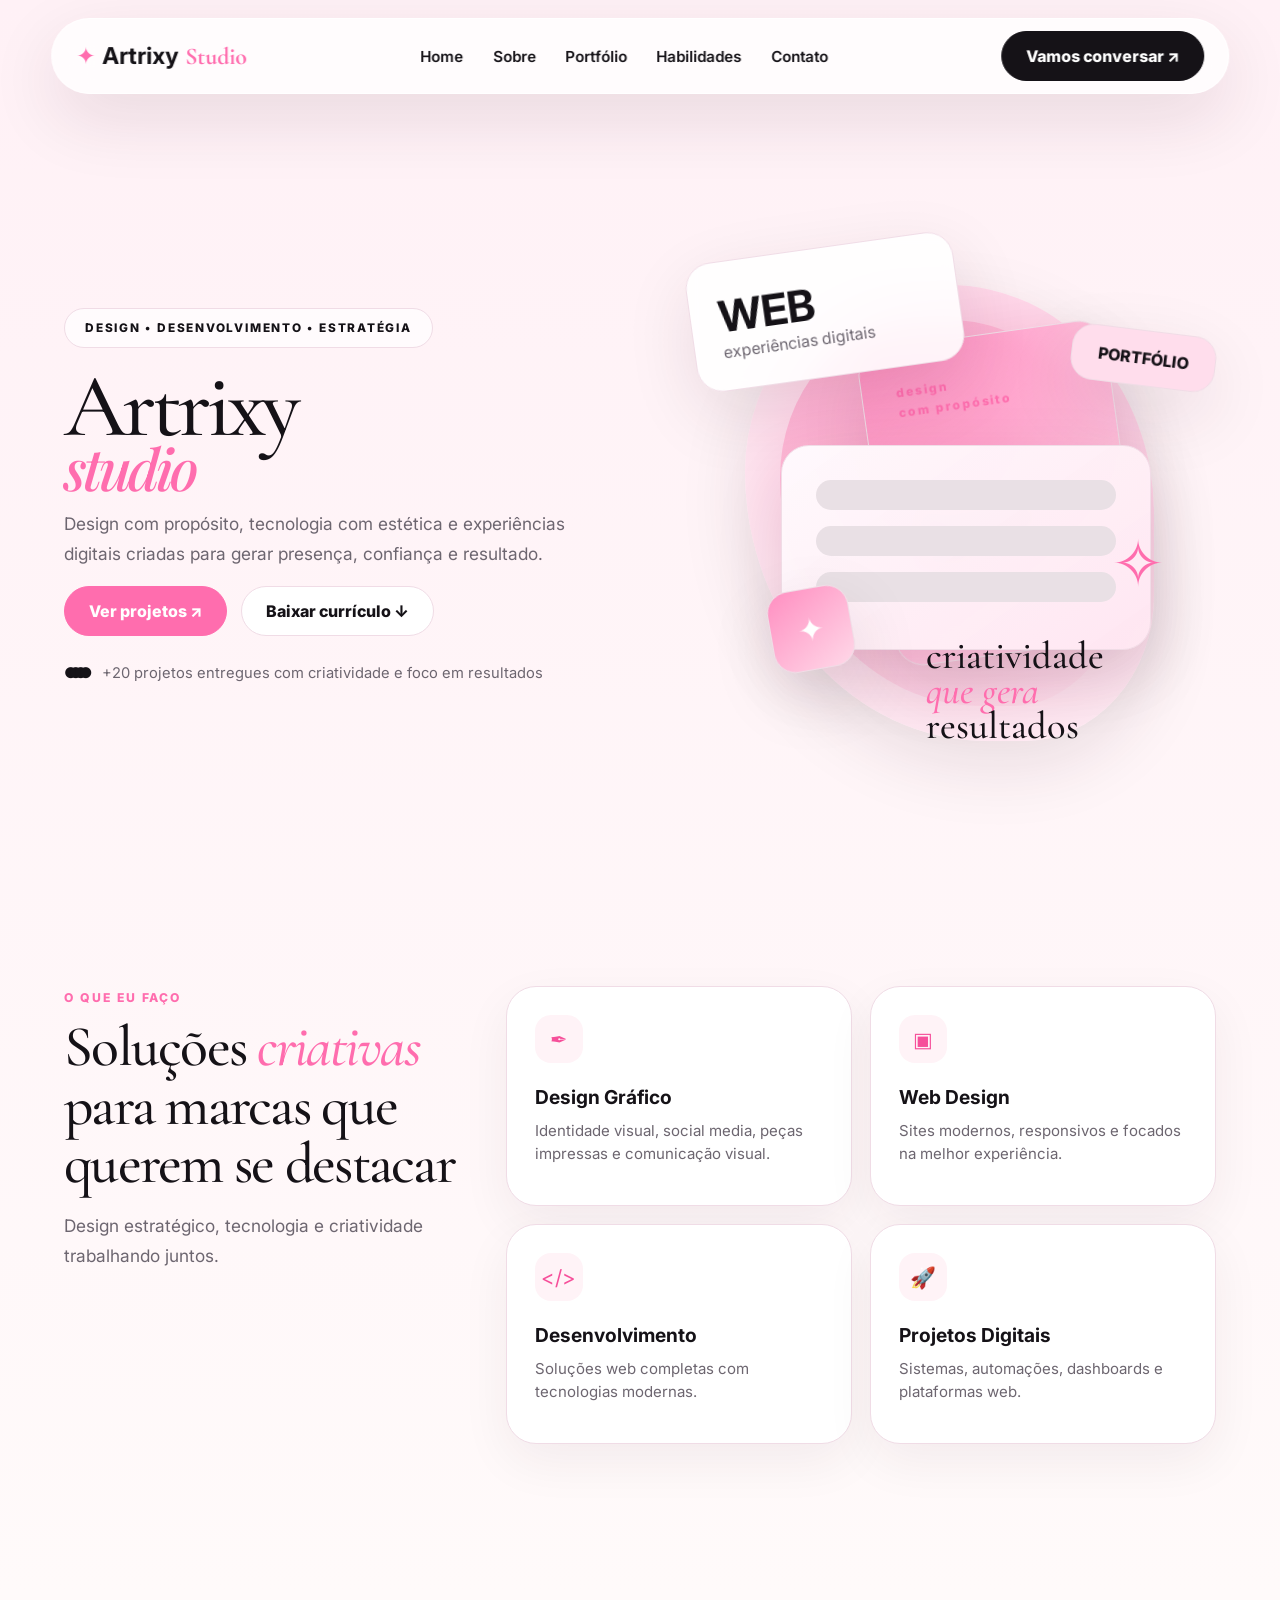
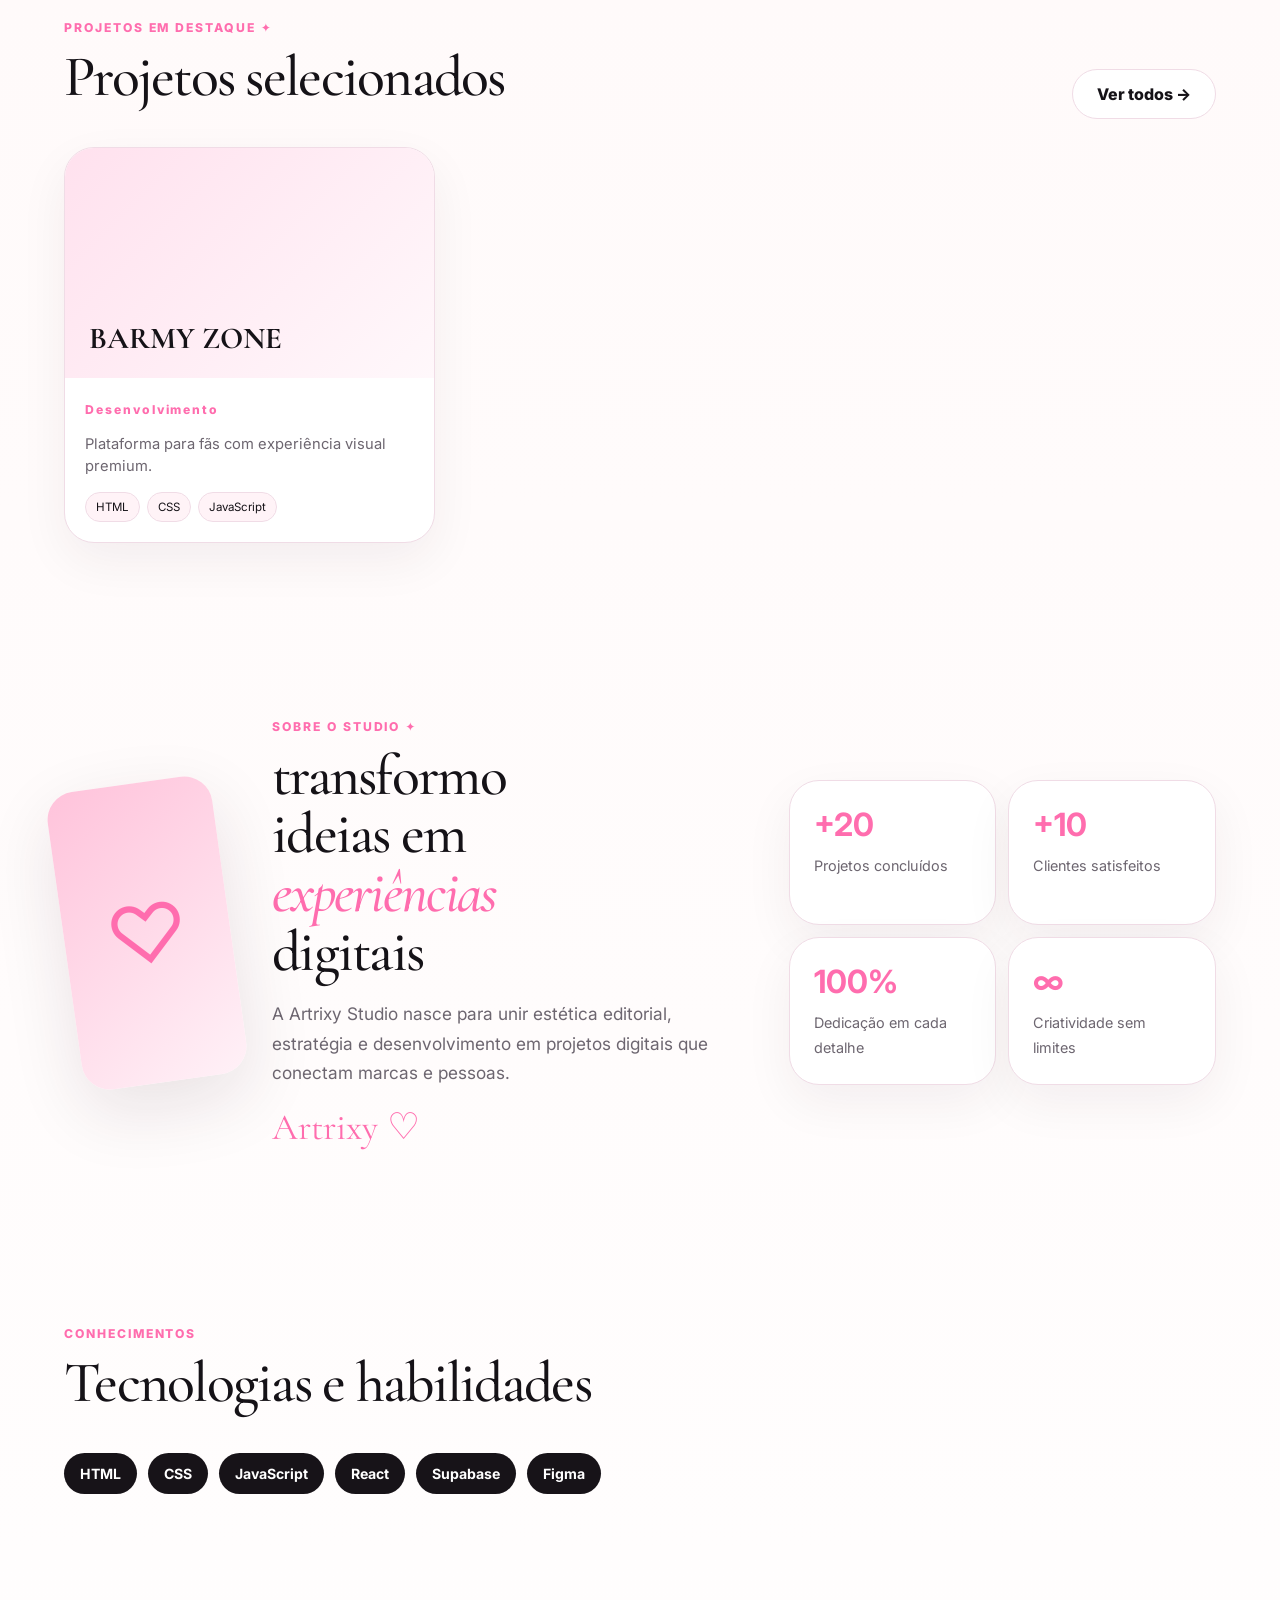
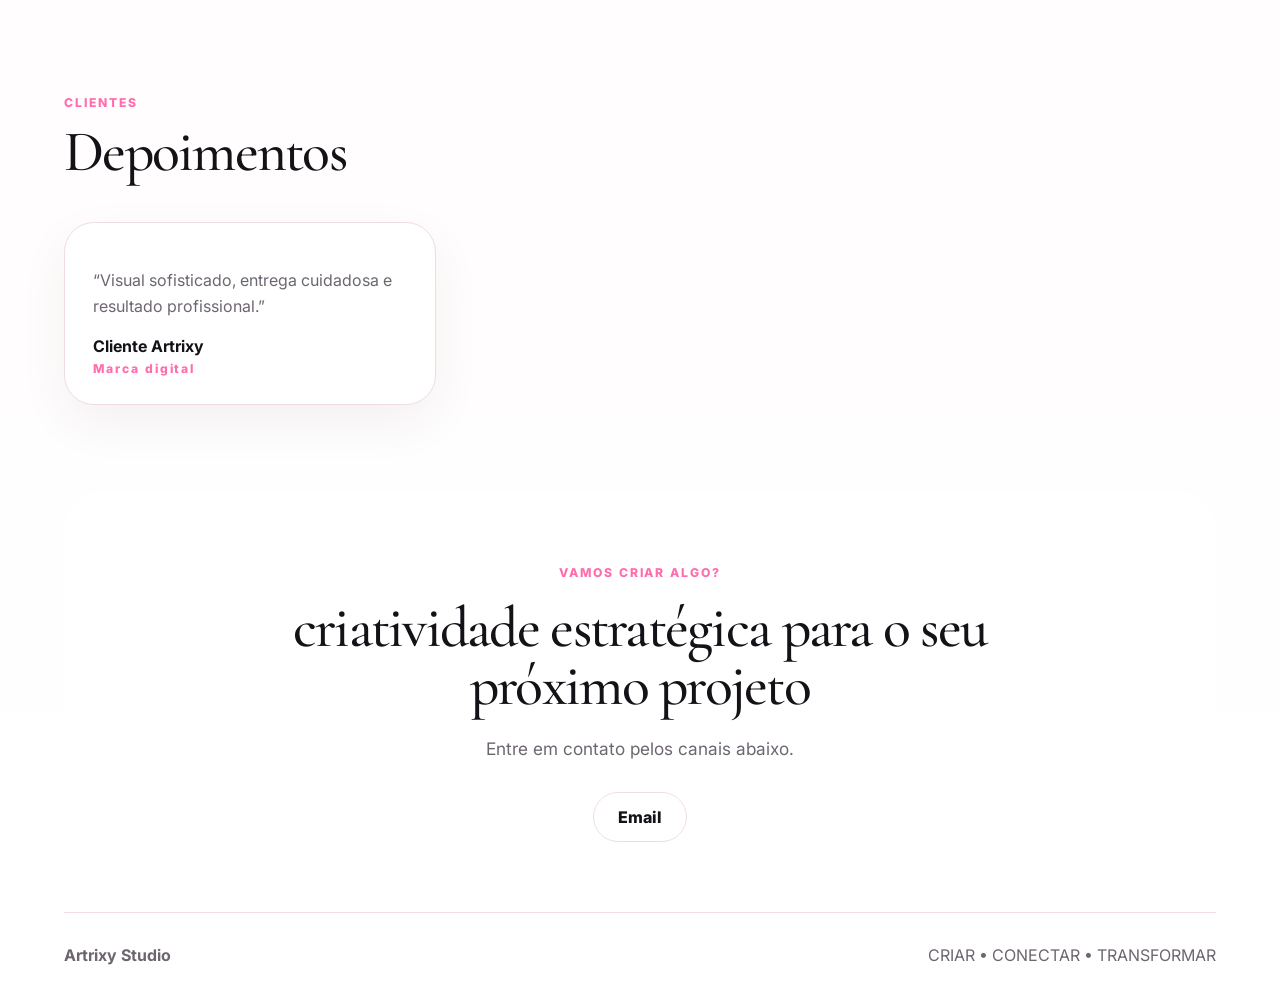
<file: index.html>
<!doctype html>
<html lang="pt-BR" class="site-loading">
<head>
  <meta charset="UTF-8">
  <meta name="viewport" content="width=device-width,initial-scale=1,viewport-fit=cover">
  <title>Artrixy Studio — Portfólio Profissional</title>
  <meta name="description" content="Design, desenvolvimento e experiências digitais com estética premium.">
  <meta name="theme-color" content="#fff3f7">
  <link rel="icon" href="assets/favicon.svg">
  <link rel="preconnect" href="https://fonts.googleapis.com">
  <link rel="preconnect" href="https://fonts.gstatic.com" crossorigin>
  <link rel="preload" as="style" href="https://fonts.googleapis.com/css2?family=Cormorant+Garamond:ital,wght@0,500;0,700;1,600&family=Inter:wght@400;500;600;700;800&family=Playfair+Display:ital,wght@1,700&display=swap" onload="this.onload=null;this.rel='stylesheet'">
  <noscript><link href="https://fonts.googleapis.com/css2?family=Cormorant+Garamond:ital,wght@0,500;0,700;1,600&family=Inter:wght@400;500;600;700;800&family=Playfair+Display:ital,wght@1,700&display=swap" rel="stylesheet"></noscript>
  <link rel="stylesheet" href="style.css">
</head>
<body><div class="site-loader" id="siteLoader" role="status" aria-live="polite"><div class="site-loader-inner"><div class="site-loader-mark">Artrixy <em>Studio</em></div><div class="site-loader-line"></div><p>Preparando o portfólio</p></div></div><div class="site-shell" id="siteShell">
  <header class="nav glass">
    <a class="logo" href="#home"><span>✦</span><b id="brandName">Artrixy</b><small>Studio</small></a>
    <button class="menu-toggle" aria-label="Abrir menu" aria-expanded="false">☰</button>
    <nav><a href="#home">Home</a><a href="#sobre">Sobre</a><a href="portfolio.html">Portfólio</a><a href="#habilidades">Habilidades</a><a href="#contato">Contato</a></nav>
    <a class="btn dark nav-cta" id="navWhatsapp" target="_blank" rel="noopener">Vamos conversar ↗</a>
  </header>
  <main id="home">
    <section class="hero section">
      <div class="hero-copy reveal">
        <div class="pill" id="heroEyebrow">DESIGN • DESENVOLVIMENTO • ESTRATÉGIA</div>
        <h1><span id="heroTitle">Artrixy</span><em id="heroAccent">studio</em></h1>
        <p id="heroDescription">Design com propósito, tecnologia com estética e experiências digitais criadas para gerar presença, confiança e resultado.</p>
        <div class="actions"><a class="btn pink" href="portfolio.html">Ver projetos ↗</a><a class="btn light" id="resumeBtn" target="_blank" rel="noopener">Baixar currículo ↓</a></div>
        <div class="mini-proof"><span class="proof-dots">● ● ● ●</span><span id="proofText">+20 projetos entregues com criatividade e foco em resultados</span></div>
      </div>
      <div class="hero-art reveal" aria-hidden="true"><div class="organic"></div><div class="card editorial-card"><small>design<br>com propósito</small><b>Artrixy</b><span>STUDIO ✦</span></div><div class="card web-card"><b>WEB</b><span>experiências digitais</span></div><div class="sticker top">PORTFÓLIO</div><div class="browser-card"><span></span><span></span><span></span><i>✧</i></div><div class="sticker side">✦</div><h2>criatividade<br><em>que gera</em><br>resultados</h2></div>
    </section>
    <section id="solucoes" class="section split">
      <div class="section-title reveal"><small id="servicesEyebrow">O QUE EU FAÇO</small><h2 id="servicesTitle">Soluções <em>criativas</em><br>para marcas que querem se destacar</h2><p id="servicesDescription">Design estratégico, tecnologia e criatividade trabalhando juntos.</p></div>
      <div class="service-grid" id="servicesGrid"></div>
    </section>
    <section id="portfolio" class="section portfolio-strip">
      <div class="row-head"><div><small>PROJETOS EM DESTAQUE ✦</small><h2 id="projectsTitle">Projetos selecionados</h2></div><a class="btn light" href="portfolio.html">Ver todos →</a></div>
      <div class="project-row" id="featuredProjects"></div>
    </section>
    <section id="sobre" class="section magazine">
      <div class="paper pink-paper">♡</div><div><small>SOBRE O STUDIO ✦</small><h2 id="aboutTitle">transformo<br>ideias em<br><em>experiências</em><br>digitais</h2><p id="aboutText"></p><span class="signature" id="signatureText">Artrixy ♡</span></div><div class="stats-grid" id="statsGrid"></div>
    </section>
    <section id="experiencias" class="section optional-section hidden-section"><div class="row-head"><div><small>TRAJETÓRIA</small><h2>Experiências</h2></div></div><div class="timeline" id="experienceList"></div></section>
    <section id="habilidades" class="section skills-section"><div class="row-head"><div><small>CONHECIMENTOS</small><h2 id="skillsTitle">Tecnologias e habilidades</h2></div></div><div class="tech-grid" id="techGrid"></div><div class="skill-list" id="skillList"></div></section>
    <section class="section testimonials"><div class="row-head"><div><small>CLIENTES</small><h2>Depoimentos</h2></div></div><div class="testimonial-grid" id="testimonialGrid"></div></section>
    <section id="contato" class="section contact glass"><small>VAMOS CRIAR ALGO?</small><h2 id="contactTitle">criatividade estratégica para o seu próximo projeto</h2><p id="contactDescription">Entre em contato pelos canais abaixo.</p><div class="contact-links" id="contactLinks"></div></section>
  </main>
  <footer><b id="footerBrand">Artrixy Studio</b><span id="footerText">CRIAR • CONECTAR • TRANSFORMAR</span></footer>
  </div><script type="module" src="app.js"></script>
</body></html>
</file>
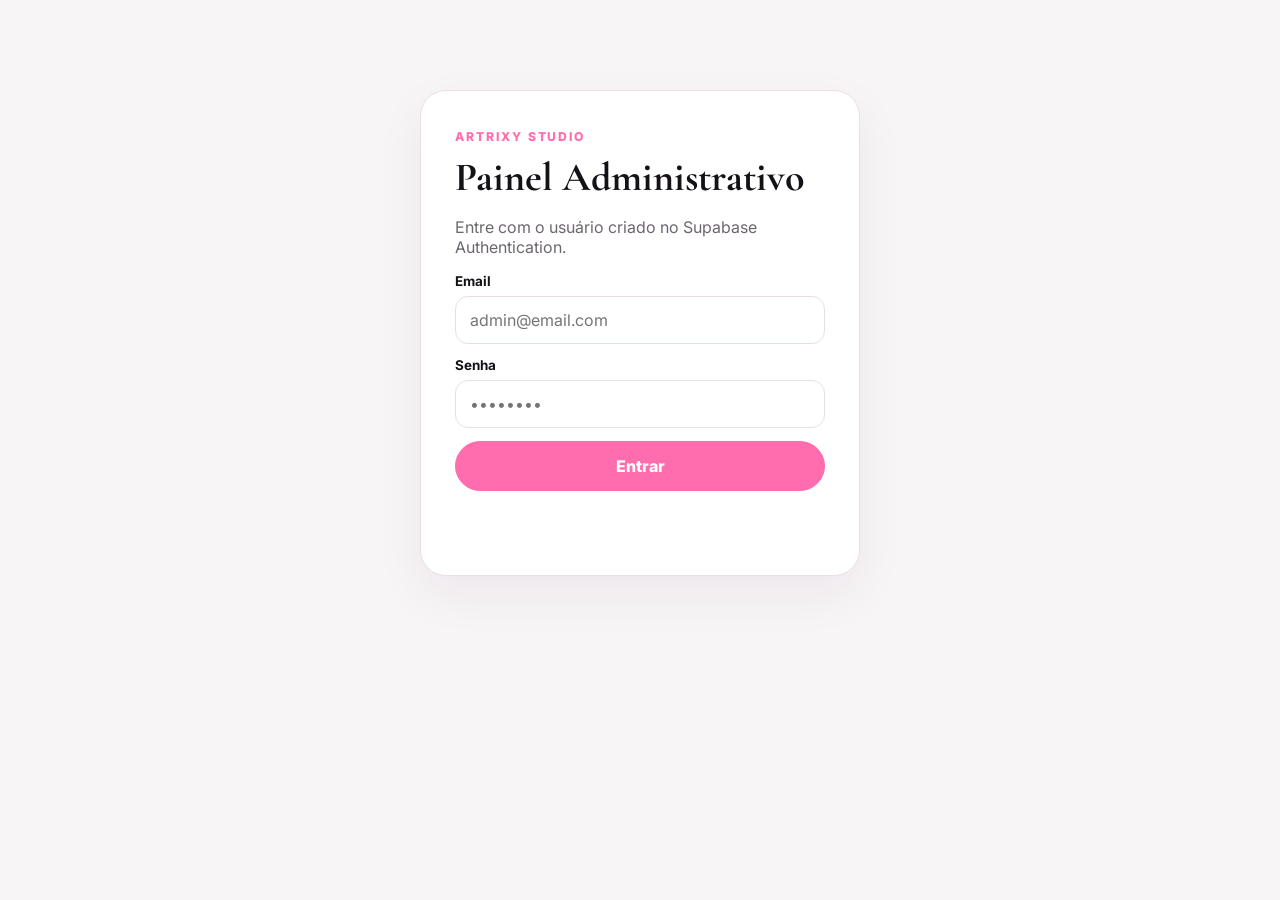
<file: admin.html>
<!doctype html><html lang="pt-BR"><head><meta charset="UTF-8"><meta name="viewport" content="width=device-width,initial-scale=1,viewport-fit=cover"><title>Painel ADM — Artrixy Studio</title><link rel="icon" href="assets/favicon.svg"><link rel="preconnect" href="https://fonts.googleapis.com"><link rel="preconnect" href="https://fonts.gstatic.com" crossorigin><link href="https://fonts.googleapis.com/css2?family=Cormorant+Garamond:wght@600;700&family=Inter:wght@400;500;600;700;800&display=swap" rel="stylesheet"><link rel="stylesheet" href="style.css"></head><body class="admin-body"><main class="admin-wrap"><section id="loginPanel" class="admin-card login-box"><span class="admin-kicker">ARTRIXY STUDIO</span><h1>Painel Administrativo</h1><p>Entre com o usuário criado no Supabase Authentication.</p><div class="field"><label for="loginEmail">Email</label><input id="loginEmail" type="email" autocomplete="username" placeholder="admin@email.com"></div><div class="field"><label for="loginPassword">Senha</label><input id="loginPassword" type="password" autocomplete="current-password" placeholder="••••••••"></div><button class="btn pink full" id="loginBtn">Entrar</button><p class="form-message" id="loginMsg"></p></section><section id="adminPanel" class="hidden"><div class="admin-topbar"><div><span class="admin-kicker">ARTRIXY STUDIO</span><h1>Painel Administrativo</h1><p>Gerencie conteúdo, imagens, SEO, projetos e mensagens.</p></div><div class="admin-actions"><a class="btn light" href="index.html" target="_blank">Ver site ↗</a><button class="btn dark" id="logoutBtn">Sair</button></div></div><div class="admin-layout"><aside class="admin-sidebar admin-card"><button class="admin-mobile-toggle">Menu do painel ☰</button><nav class="admin-menu"><button data-tab="dashboard" class="active">Visão geral</button><button data-tab="settings">Site e SEO</button><button data-tab="projects">Projetos</button><button data-tab="services">Soluções</button><button data-tab="statistics">Estatísticas</button><button data-tab="technologies">Tecnologias</button><button data-tab="skills">Habilidades</button><button data-tab="experiences">Experiências</button><button data-tab="testimonials">Depoimentos</button><button data-tab="social_links">Redes sociais</button><button data-tab="clients">Clientes</button><button data-tab="contacts">Mensagens</button><button data-tab="media">Biblioteca de mídia</button></nav></aside><section class="admin-card admin-content"><div id="adminContent"></div></section></div></section></main><div id="toast" class="toast" role="status"></div><script type="module" src="admin.js"></script></body></html>
</file>
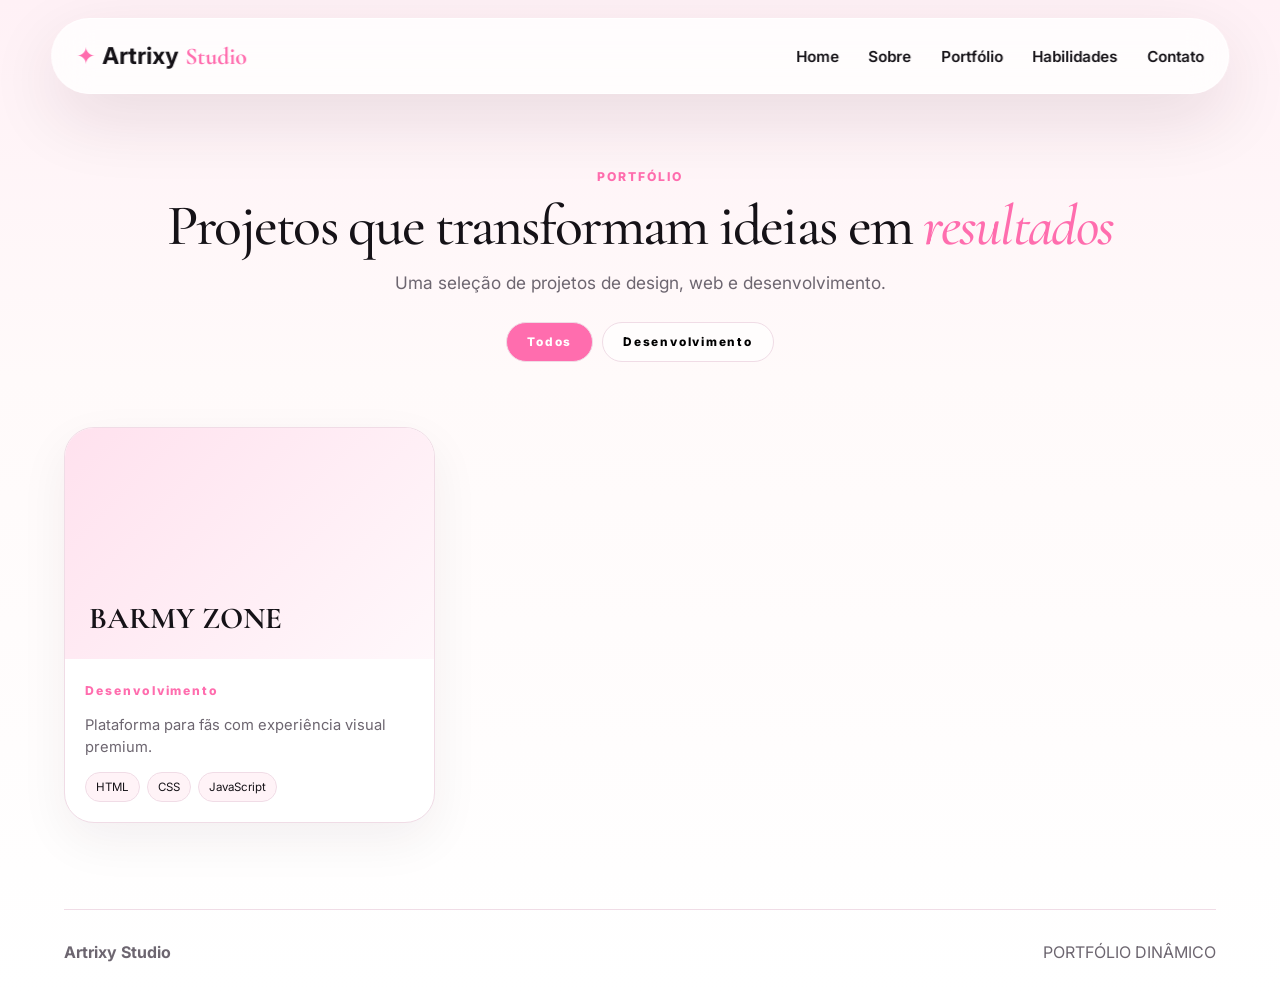
<file: portfolio.html>
<!doctype html><html lang="pt-BR" class="site-loading"><head><meta charset="UTF-8"><meta name="viewport" content="width=device-width,initial-scale=1,viewport-fit=cover"><title>Portfólio — Artrixy Studio</title><meta name="theme-color" content="#fff3f7"><link rel="icon" href="assets/favicon.svg"><link rel="preconnect" href="https://fonts.googleapis.com"><link rel="preconnect" href="https://fonts.gstatic.com" crossorigin><link rel="preload" as="style" href="https://fonts.googleapis.com/css2?family=Cormorant+Garamond:ital,wght@0,500;0,700;1,600&family=Inter:wght@400;500;600;700;800&family=Playfair+Display:ital,wght@1,700&display=swap" onload="this.onload=null;this.rel='stylesheet'">
  <noscript><link href="https://fonts.googleapis.com/css2?family=Cormorant+Garamond:ital,wght@0,500;0,700;1,600&family=Inter:wght@400;500;600;700;800&family=Playfair+Display:ital,wght@1,700&display=swap" rel="stylesheet"></noscript><link rel="stylesheet" href="style.css"></head><body><div class="site-loader" id="siteLoader" role="status" aria-live="polite"><div class="site-loader-inner"><div class="site-loader-mark">Artrixy <em>Studio</em></div><div class="site-loader-line"></div><p>Preparando o portfólio</p></div></div><div class="site-shell" id="siteShell"><header class="nav glass"><a class="logo" href="index.html"><span>✦</span><b>Artrixy</b><small>Studio</small></a><button class="menu-toggle" aria-label="Abrir menu">☰</button><nav><a href="index.html">Home</a><a href="index.html#sobre">Sobre</a><a href="portfolio.html">Portfólio</a><a href="index.html#habilidades">Habilidades</a><a href="index.html#contato">Contato</a></nav></header><main><section class="page-hero section"><small>PORTFÓLIO</small><h1 id="portfolioPageTitle">Projetos que transformam ideias em <em>resultados</em></h1><p id="portfolioPageDescription">Uma seleção de projetos de design, web e desenvolvimento.</p><div class="filters" id="categoryFilters"></div></section><section class="section portfolio-list-section"><div class="portfolio-grid" id="portfolioGrid"></div><div class="empty-state hidden" id="emptyProjects">Nenhum projeto nesta categoria.</div></section></main><footer><b>Artrixy Studio</b><span>PORTFÓLIO DINÂMICO</span></footer></div><script type="module" src="app.js"></script></body></html>
</file>
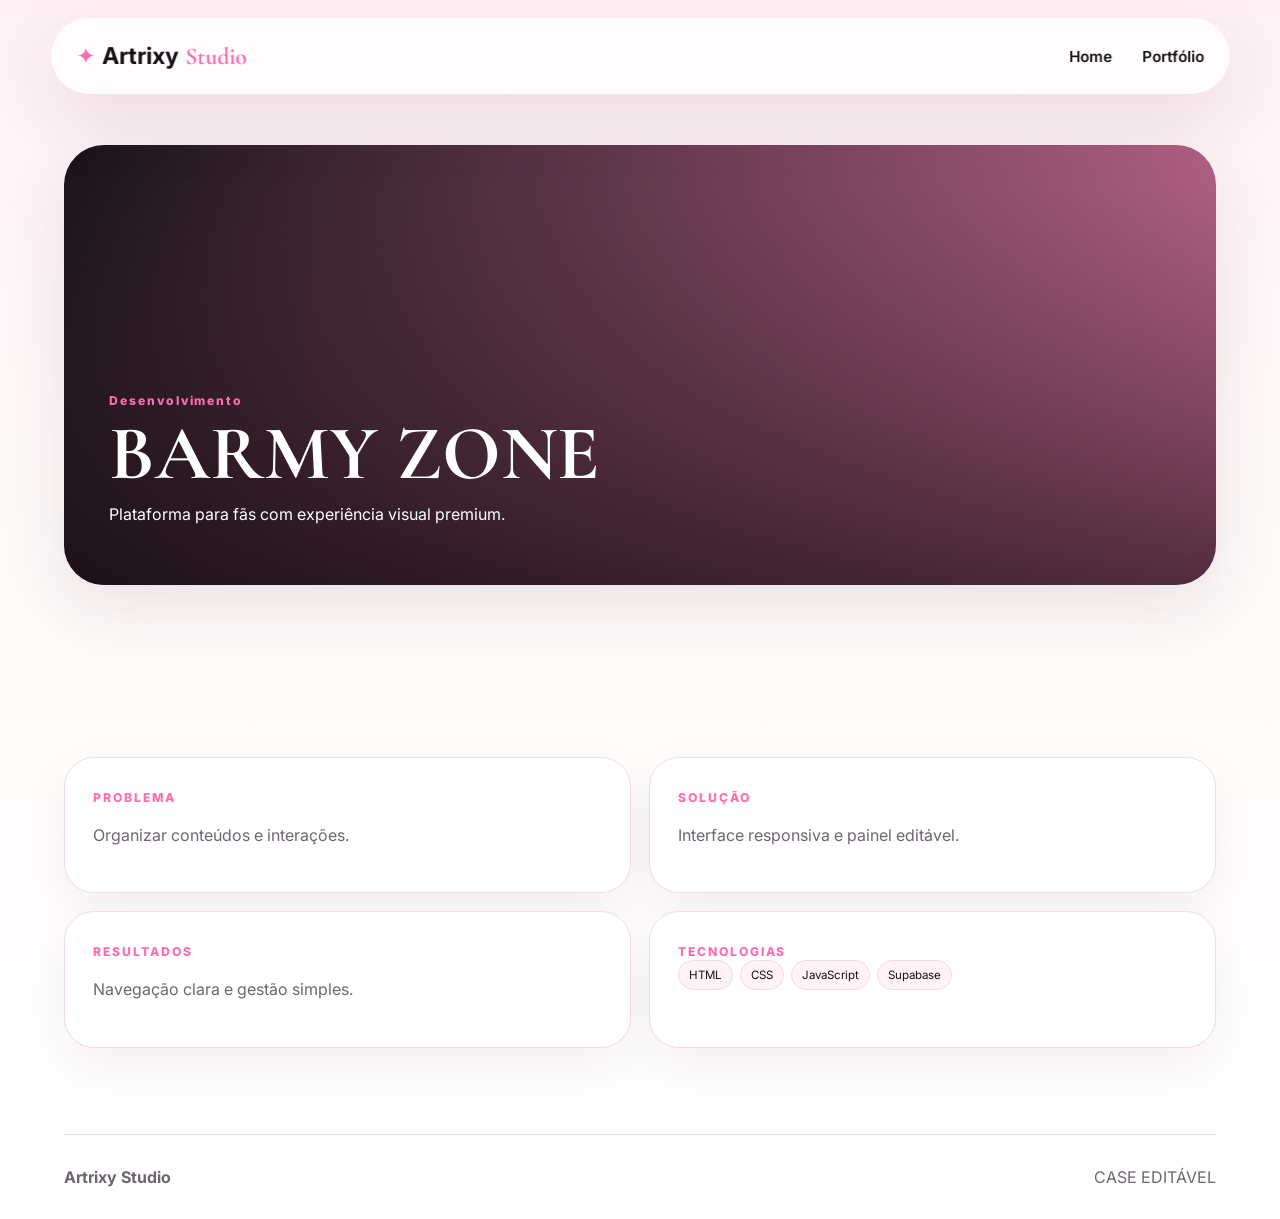
<file: projeto.html>
<!doctype html><html lang="pt-BR" class="site-loading"><head><meta charset="UTF-8"><meta name="viewport" content="width=device-width,initial-scale=1,viewport-fit=cover"><title>Projeto — Artrixy Studio</title><meta name="theme-color" content="#fff3f7"><link rel="icon" href="assets/favicon.svg"><link rel="preconnect" href="https://fonts.googleapis.com"><link rel="preconnect" href="https://fonts.gstatic.com" crossorigin><link rel="preload" as="style" href="https://fonts.googleapis.com/css2?family=Cormorant+Garamond:ital,wght@0,500;0,700;1,600&family=Inter:wght@400;500;600;700;800&family=Playfair+Display:ital,wght@1,700&display=swap" onload="this.onload=null;this.rel='stylesheet'">
  <noscript><link href="https://fonts.googleapis.com/css2?family=Cormorant+Garamond:ital,wght@0,500;0,700;1,600&family=Inter:wght@400;500;600;700;800&family=Playfair+Display:ital,wght@1,700&display=swap" rel="stylesheet"></noscript><link rel="stylesheet" href="style.css"></head><body><div class="site-loader" id="siteLoader" role="status" aria-live="polite"><div class="site-loader-inner"><div class="site-loader-mark">Artrixy <em>Studio</em></div><div class="site-loader-line"></div><p>Preparando o portfólio</p></div></div><div class="site-shell" id="siteShell"><header class="nav glass"><a class="logo" href="index.html"><span>✦</span><b>Artrixy</b><small>Studio</small></a><button class="menu-toggle" aria-label="Abrir menu">☰</button><nav><a href="index.html">Home</a><a href="portfolio.html">Portfólio</a></nav></header><main id="projectDetail"><section class="section page-hero"><p>Carregando projeto...</p></section></main><footer><b>Artrixy Studio</b><span>CASE EDITÁVEL</span></footer></div><script type="module" src="app.js"></script></body></html>
</file>
<file: style.css>
:root{--bg:#fffafa;--off:#fff3f7;--pink:#ff6dae;--pink-2:#ffd8e8;--hot:#f64f9a;--ink:#151217;--muted:#6d6670;--line:#f0dce6;--white:#fff;--shadow:0 24px 70px rgba(55,18,38,.11);--radius:30px;--container:min(1380px,90vw)}
*{box-sizing:border-box}html{scroll-behavior:smooth;scroll-padding-top:110px}body{margin:0;background:linear-gradient(180deg,#fff1f6 0,#fffafa 38%,#fff 100%);color:var(--ink);font-family:Inter,system-ui,sans-serif;overflow-x:hidden}img{max-width:100%;display:block}button,input,textarea,select{font:inherit}button,a{-webkit-tap-highlight-color:transparent}a{text-decoration:none;color:inherit}.hidden{display:none!important}.hidden-section{display:none!important}small,.admin-kicker{letter-spacing:.16em;color:var(--pink);font-weight:800;font-size:.76rem}.glass{background:rgba(255,255,255,.78);backdrop-filter:blur(18px);-webkit-backdrop-filter:blur(18px)}
.nav{position:fixed;z-index:50;top:18px;left:50%;transform:translateX(-50%);width:min(1380px,92vw);min-height:76px;border-radius:999px;display:flex;align-items:center;justify-content:space-between;gap:24px;padding:12px 24px;border:1px solid rgba(255,255,255,.82);box-shadow:var(--shadow)}.logo{display:flex;align-items:center;gap:7px;font-size:1.45rem}.logo span{color:var(--pink)}.logo small{font-family:'Cormorant Garamond',serif;font-size:1.5rem;letter-spacing:0;text-transform:none}.nav nav{display:flex;gap:clamp(16px,2.3vw,32px);font-weight:600;font-size:.95rem}.nav nav a{position:relative}.nav nav a:after{content:'';position:absolute;left:0;right:100%;bottom:-7px;height:2px;background:var(--pink);transition:.25s}.nav nav a:hover:after{right:0}.menu-toggle{display:none;border:0;background:transparent;font-size:1.45rem;cursor:pointer}.btn{display:inline-flex;align-items:center;justify-content:center;gap:8px;border-radius:999px;padding:14px 24px;font-weight:800;border:1px solid var(--line);cursor:pointer;transition:transform .2s,box-shadow .2s,background .2s}.btn:hover{transform:translateY(-2px);box-shadow:0 14px 34px rgba(246,79,154,.16)}.btn.dark{background:#151217;color:#fff;border-color:#151217}.btn.pink{background:var(--pink);color:#fff;border-color:var(--pink)}.btn.light{background:#fff;color:var(--ink)}.btn.full{width:100%}.btn.small{padding:9px 14px;font-size:.82rem}.section{width:var(--container);margin:auto;padding:86px 0}.hero{min-height:100vh;display:grid;grid-template-columns:minmax(0,.95fr) minmax(0,1.05fr);gap:clamp(30px,5vw,74px);align-items:center;padding-top:135px;padding-bottom:45px}.pill,.filters button{display:inline-flex;border:1px solid var(--line);border-radius:999px;padding:12px 20px;background:rgba(255,255,255,.72);font-size:.74rem;letter-spacing:.15em;font-weight:800}.hero h1{font-family:'Cormorant Garamond',serif;font-size:clamp(4rem,7vw,6.9rem);line-height:.82;margin:22px 0 18px;font-weight:500;letter-spacing:-.045em}.hero h1 span,.hero h1 em{display:block}.hero h1 em{color:var(--pink);font-family:'Playfair Display',serif;font-size:.64em}.hero p,.section-title p,.magazine p,.contact p,.page-hero p{color:var(--muted);font-size:clamp(1rem,1.35vw,1.1rem);line-height:1.72;max-width:610px}.actions{display:flex;gap:14px;flex-wrap:wrap}.mini-proof{display:flex;align-items:center;gap:16px;margin-top:28px;color:var(--muted);font-size:.92rem}.proof-dots{letter-spacing:-6px;color:var(--ink)}.hero-art{height:560px;position:relative}.organic{position:absolute;inset:70px 62px 34px 100px;border-radius:45% 55% 35% 65%;background:radial-gradient(circle at 57% 42%,rgba(255,101,172,.72),rgba(255,170,210,.62) 34%,rgba(255,221,236,.78) 64%,rgba(255,244,249,.92));box-shadow:var(--shadow)}.organic:before{content:'';position:absolute;inset:35px;border-radius:inherit;background:linear-gradient(135deg,rgba(255,95,164,.35),rgba(255,220,235,.38))}.card,.sticker,.browser-card{position:absolute;background:rgba(255,255,255,.88);border:1px solid var(--line);box-shadow:var(--shadow);backdrop-filter:blur(10px)}.editorial-card{right:90px;top:118px;width:250px;height:320px;border-radius:28px;transform:rotate(-8deg);padding:34px;background:linear-gradient(145deg,rgba(255,120,180,.55),rgba(255,210,230,.95));z-index:2}.editorial-card b{font-family:'Cormorant Garamond',serif;font-size:2.6rem;font-weight:600;display:block;margin-top:82px}.web-card{left:45px;top:32px;width:270px;border-radius:26px;transform:rotate(-8deg);padding:28px;z-index:3}.web-card b{font-size:2.7rem}.web-card span{display:block;color:var(--muted)}.sticker{border-radius:22px;padding:17px 26px;font-weight:800}.sticker.top{right:0;top:115px;transform:rotate(7deg);background:#ffddec;z-index:4}.browser-card{right:65px;bottom:125px;width:370px;height:205px;border-radius:28px;padding:34px;z-index:5;background:linear-gradient(145deg,rgba(255,252,254,.96),rgba(255,230,241,.98))}.browser-card span{display:block;height:30px;border-radius:18px;background:#e9e0e5;margin-bottom:16px}.browser-card i{position:absolute;right:-15px;top:78px;font-size:4rem;color:var(--pink);font-style:normal}.sticker.side{left:125px;bottom:105px;width:82px;height:82px;padding:0;display:grid;place-items:center;color:#fff;background:linear-gradient(145deg,#ff8fc1,#ffd8e8);transform:rotate(-10deg);font-size:2rem;z-index:6}.hero-art h2{position:absolute;right:0;bottom:0;width:290px;font-family:'Cormorant Garamond',serif;font-size:2.4rem;line-height:.9;font-weight:500;z-index:7}.hero-art h2 em{color:var(--pink)}
.split{display:grid;grid-template-columns:minmax(0,.8fr) minmax(0,1.45fr);gap:50px}.section-title h2,.row-head h2,.magazine h2,.contact h2,.page-hero h1,.project-detail h1{font-size:clamp(2.4rem,4.5vw,4rem);line-height:1.02;margin:12px 0;font-family:'Cormorant Garamond',serif;font-weight:500;letter-spacing:-.03em}.section-title em,.magazine em,.page-hero em{color:var(--pink)}.service-grid{display:grid;grid-template-columns:repeat(2,minmax(0,1fr));gap:18px}.service-card,.project-card,.stat,.testimonial,.timeline-item,.detail-box{background:#fff;border:1px solid var(--line);border-radius:var(--radius);box-shadow:0 18px 50px rgba(55,18,38,.06)}.service-card{padding:28px;min-height:220px;display:flex;flex-direction:column}.service-icon{width:48px;height:48px;border-radius:16px;display:grid;place-items:center;background:var(--off);color:var(--hot);font-size:1.3rem}.service-card h3{margin:22px 0 10px;font-size:1.2rem}.service-card p{margin:0;color:var(--muted);line-height:1.55;font-size:.94rem}.service-card a{margin-top:auto;padding-top:20px;color:var(--pink);font-weight:800}.row-head{display:flex;justify-content:space-between;align-items:end;gap:20px;margin-bottom:28px}.project-row,.portfolio-grid{display:grid;grid-template-columns:repeat(3,minmax(0,1fr));gap:20px}.project-card{overflow:hidden;transition:transform .25s,box-shadow .25s}.project-card:hover{transform:translateY(-5px);box-shadow:var(--shadow)}.project-cover{aspect-ratio:16/10;position:relative;overflow:hidden;background:linear-gradient(135deg,#ffe1ee,#fff8fb);display:flex;align-items:flex-end;padding:24px}.project-cover img{position:absolute;inset:0;width:100%;height:100%;object-fit:cover}.project-cover:after{content:'';position:absolute;inset:0;background:linear-gradient(0deg,rgba(18,12,16,.58),transparent 65%);opacity:0;transition:.25s}.project-cover.has-image:after{opacity:1}.project-cover h3{position:relative;z-index:2;font-family:'Cormorant Garamond',serif;font-size:1.9rem;line-height:1;color:var(--ink);margin:0}.project-cover.has-image h3{color:#fff}.project-content{padding:20px}.project-content p{color:var(--muted);line-height:1.5;font-size:.92rem}.tags{display:flex;gap:7px;flex-wrap:wrap}.tag{background:var(--off);border:1px solid var(--line);padding:7px 10px;border-radius:999px;font-size:.72rem}.magazine{display:grid;grid-template-columns:.35fr 1fr .9fr;gap:42px;align-items:center}.pink-paper{height:300px;border-radius:28px;background:linear-gradient(145deg,#ffc3db,#fff1f7);font-size:5rem;color:var(--pink);display:grid;place-items:center;transform:rotate(-8deg);box-shadow:var(--shadow)}.signature{font-family:'Cormorant Garamond',serif;color:var(--pink);font-size:2.3rem}.stats-grid{display:grid;grid-template-columns:repeat(2,minmax(0,1fr));gap:12px}.stat{min-height:145px;padding:24px}.stat b{font-size:2rem;color:var(--pink)}.stat p{margin:10px 0 0;font-size:.9rem}.tech-grid{display:flex;flex-wrap:wrap;gap:11px}.tech{padding:12px 16px;border-radius:999px;background:#171318;color:#fff;font-weight:700;font-size:.88rem}.skill-list{display:grid;grid-template-columns:repeat(2,minmax(0,1fr));gap:16px;margin-top:25px}.skill{background:#fff;border:1px solid var(--line);border-radius:20px;padding:18px}.skill-head{display:flex;justify-content:space-between;margin-bottom:12px}.bar{height:8px;background:var(--off);border-radius:99px;overflow:hidden}.bar span{display:block;height:100%;background:linear-gradient(90deg,var(--pink),#ff9ac6);border-radius:inherit}.testimonial-grid{display:grid;grid-template-columns:repeat(3,minmax(0,1fr));gap:18px}.testimonial{padding:28px}.testimonial p{color:var(--muted);line-height:1.65}.testimonial small{display:block;margin-top:5px}.timeline{display:grid;gap:14px}.timeline-item{padding:24px;display:grid;grid-template-columns:180px 1fr;gap:24px}.timeline-item p{color:var(--muted);line-height:1.6}.contact{text-align:center;border-radius:40px;padding:70px 40px}.contact h2{max-width:850px;margin:18px auto}.contact p{margin:auto}.contact-links{display:flex;justify-content:center;gap:10px;flex-wrap:wrap;margin-top:28px}footer{width:var(--container);margin:auto;padding:32px 0;border-top:1px solid var(--line);display:flex;justify-content:space-between;gap:20px;color:var(--muted)}
.page-hero{padding-top:165px;text-align:center;padding-bottom:35px}.page-hero p{margin:auto}.filters{display:flex;gap:9px;justify-content:center;flex-wrap:wrap;margin-top:25px}.filters button{cursor:pointer}.filters button.active{background:var(--pink);color:#fff}.portfolio-list-section{padding-top:30px}.empty-state{text-align:center;padding:70px;color:var(--muted)}.project-detail-hero{padding-top:145px}.project-banner{min-height:440px;border-radius:40px;overflow:hidden;position:relative;display:flex;align-items:flex-end;padding:45px;background:linear-gradient(135deg,#1a151a,#ff88bd);color:#fff;box-shadow:var(--shadow)}.project-banner img{position:absolute;inset:0;width:100%;height:100%;object-fit:cover}.project-banner:after{content:'';position:absolute;inset:0;background:linear-gradient(0deg,rgba(0,0,0,.68),rgba(0,0,0,.08))}.project-banner-content{position:relative;z-index:2;max-width:760px}.project-banner h1{font-family:'Cormorant Garamond',serif;font-size:clamp(2.8rem,6vw,5.5rem);line-height:.9;margin:10px 0}.detail-grid{display:grid;grid-template-columns:repeat(2,minmax(0,1fr));gap:18px}.detail-box{padding:28px}.detail-box p{color:var(--muted);line-height:1.65}.gallery{display:grid;grid-template-columns:repeat(3,minmax(0,1fr));gap:14px;margin-top:18px}.gallery img{width:100%;aspect-ratio:4/3;object-fit:cover;border-radius:24px;border:1px solid var(--line)}
.admin-body{background:#f8f5f7}.admin-wrap{width:min(1480px,94vw);margin:32px auto}.admin-card{background:#fff;border:1px solid var(--line);border-radius:26px;box-shadow:0 18px 50px rgba(55,18,38,.06)}.login-box{max-width:440px;margin:10vh auto;padding:34px}.login-box h1,.admin-topbar h1{font-family:'Cormorant Garamond',serif;font-size:2.5rem;margin:8px 0}.login-box p,.admin-topbar p{color:var(--muted)}.field{display:grid;gap:7px;margin:13px 0}.field label{font-weight:700;font-size:.84rem}.field input,.field textarea,.field select{width:100%;padding:13px 14px;border:1px solid #e8dfe4;border-radius:13px;background:#fff;outline:none}.field input:focus,.field textarea:focus,.field select:focus{border-color:var(--pink);box-shadow:0 0 0 3px rgba(255,109,174,.12)}.field textarea{min-height:105px;resize:vertical}.form-message{min-height:22px;font-size:.86rem}.admin-topbar{display:flex;align-items:center;justify-content:space-between;gap:20px;margin-bottom:20px}.admin-actions{display:flex;gap:10px}.admin-layout{display:grid;grid-template-columns:245px minmax(0,1fr);gap:18px}.admin-sidebar{padding:14px;height:max-content;position:sticky;top:18px}.admin-menu{display:grid;gap:5px}.admin-menu button{border:0;background:transparent;text-align:left;padding:12px 14px;border-radius:12px;cursor:pointer;font-weight:650;color:#4f4850}.admin-menu button:hover,.admin-menu button.active{background:#171318;color:#fff}.admin-mobile-toggle{display:none;width:100%;border:0;background:#171318;color:#fff;padding:12px;border-radius:12px;font-weight:700}.admin-content{padding:24px;min-height:650px}.admin-content h2{font-family:'Cormorant Garamond',serif;font-size:2rem;margin:0 0 8px}.admin-content .subtitle{color:var(--muted);margin:0 0 22px}.form-grid{display:grid;grid-template-columns:repeat(2,minmax(0,1fr));gap:0 14px}.form-grid.three{grid-template-columns:repeat(3,minmax(0,1fr))}.admin-section{border-top:1px solid var(--line);padding-top:20px;margin-top:22px}.admin-list{display:grid;gap:10px;margin-top:18px}.table-item{display:flex;align-items:center;justify-content:space-between;gap:18px;padding:14px;border:1px solid var(--line);border-radius:15px}.table-info{display:flex;align-items:center;gap:13px;min-width:0}.table-thumb{width:58px;height:45px;object-fit:cover;border-radius:10px;background:var(--off)}.table-info div{min-width:0}.table-info b,.table-info span{display:block;white-space:nowrap;overflow:hidden;text-overflow:ellipsis}.table-info span{font-size:.8rem;color:var(--muted);margin-top:4px}.table-actions{display:flex;gap:7px;flex-shrink:0}.checkbox-row{display:flex;align-items:center;gap:8px;margin:12px 0}.dashboard-grid{display:grid;grid-template-columns:repeat(4,minmax(0,1fr));gap:12px}.dashboard-card{background:linear-gradient(145deg,#fff,#fff5f9);border:1px solid var(--line);border-radius:18px;padding:20px}.dashboard-card b{font-size:1.8rem;color:var(--pink)}.dashboard-card span{display:block;margin-top:6px;color:var(--muted);font-size:.84rem}.upload-zone{border:2px dashed #e8cbd9;border-radius:18px;padding:24px;text-align:center;background:#fffafd}.media-grid{display:grid;grid-template-columns:repeat(4,minmax(0,1fr));gap:12px;margin-top:18px}.media-item{border:1px solid var(--line);border-radius:14px;padding:8px}.media-item img{width:100%;aspect-ratio:1;object-fit:cover;border-radius:10px}.media-item code{display:block;font-size:.65rem;overflow:hidden;text-overflow:ellipsis;white-space:nowrap;margin:7px 0}.toast{position:fixed;right:22px;bottom:22px;background:#171318;color:#fff;border-radius:14px;padding:13px 17px;opacity:0;transform:translateY(10px);pointer-events:none;transition:.25s;z-index:100}.toast.show{opacity:1;transform:none}.toast.error{background:#9f2449}
@media(max-width:1100px){.project-row,.portfolio-grid{grid-template-columns:repeat(2,minmax(0,1fr))}.magazine{grid-template-columns:.32fr 1fr}.magazine .stats-grid{grid-column:1/-1;grid-template-columns:repeat(4,minmax(0,1fr))}.testimonial-grid{grid-template-columns:repeat(2,minmax(0,1fr))}.dashboard-grid{grid-template-columns:repeat(2,minmax(0,1fr))}.media-grid{grid-template-columns:repeat(3,minmax(0,1fr))}}
@media(max-width:900px){.nav{top:10px;min-height:66px;border-radius:24px;padding:12px 16px;flex-wrap:wrap}.nav-cta{display:none}.menu-toggle{display:block;margin-left:auto}.nav nav{display:none;width:100%;padding:10px 2px 4px;flex-direction:column;gap:4px}.nav.open nav{display:flex}.nav nav a{padding:10px}.hero{grid-template-columns:1fr;padding-top:125px}.hero-copy{text-align:center}.hero p{margin-left:auto;margin-right:auto}.actions,.mini-proof{justify-content:center}.hero-art{height:500px;max-width:650px;width:100%;margin:auto}.split,.magazine,.detail-grid{grid-template-columns:1fr}.section-title{text-align:center}.section-title p{margin:auto}.service-grid{grid-template-columns:repeat(2,minmax(0,1fr))}.pink-paper{display:none}.magazine .stats-grid{grid-column:auto;grid-template-columns:repeat(2,minmax(0,1fr))}.timeline-item{grid-template-columns:1fr}.admin-layout{grid-template-columns:1fr}.admin-sidebar{position:static}.admin-mobile-toggle{display:block}.admin-menu{display:none;margin-top:8px}.admin-sidebar.open .admin-menu{display:grid}.admin-topbar{align-items:flex-start}.form-grid.three{grid-template-columns:repeat(2,minmax(0,1fr))}}
@media(max-width:640px){:root{--container:min(100% - 30px,1380px);--radius:22px}.section{padding:58px 0}.hero{padding-top:112px;padding-bottom:20px}.hero h1{font-size:clamp(3.4rem,19vw,5rem)}.hero-art{height:390px}.organic{inset:55px 28px 25px 42px}.web-card{left:0;top:18px;width:185px;padding:20px}.web-card b{font-size:2rem}.editorial-card{right:28px;top:92px;width:175px;height:235px;padding:22px}.editorial-card b{font-size:1.8rem;margin-top:52px}.sticker.top{right:0;top:66px;padding:12px 16px;font-size:.7rem}.browser-card{right:10px;bottom:77px;width:250px;height:145px;padding:22px}.browser-card span{height:18px;margin-bottom:11px}.sticker.side{left:32px;bottom:64px;width:60px;height:60px}.hero-art h2{font-size:1.8rem;width:210px}.service-grid,.project-row,.portfolio-grid,.testimonial-grid,.skill-list{grid-template-columns:1fr}.row-head{align-items:flex-start;flex-direction:column}.magazine .stats-grid{grid-template-columns:repeat(2,minmax(0,1fr))}.contact{padding:48px 20px}.contact-links .btn{width:100%}.gallery{grid-template-columns:1fr}.project-banner{min-height:360px;padding:28px}.admin-wrap{width:min(100% - 20px,1480px);margin:10px auto}.login-box{padding:24px}.admin-topbar{display:block}.admin-actions{margin-top:14px;flex-wrap:wrap}.admin-content{padding:17px}.form-grid,.form-grid.three{grid-template-columns:1fr}.table-item{align-items:flex-start;flex-direction:column}.table-actions{width:100%}.table-actions .btn{flex:1}.dashboard-grid{grid-template-columns:1fr 1fr}.media-grid{grid-template-columns:repeat(2,minmax(0,1fr))}footer{flex-direction:column;text-align:center}.cursor{display:none}}
@media(prefers-reduced-motion:reduce){*{scroll-behavior:auto!important;transition:none!important;animation:none!important}}

/* Carregamento imediato: mantém layout estável enquanto os dados do painel atualizam em segundo plano. */
#servicesGrid{min-height:458px}#featuredProjects{min-height:350px}#statsGrid{min-height:302px}#techGrid{min-height:48px}#skillList{min-height:120px}#testimonialGrid{min-height:220px}.content-ready #servicesGrid,.content-ready #featuredProjects,.content-ready #statsGrid,.content-ready #techGrid,.content-ready #skillList,.content-ready #testimonialGrid{min-height:0}@media(max-width:900px){#servicesGrid{min-height:458px}#featuredProjects{min-height:720px}}@media(max-width:640px){#servicesGrid{min-height:950px}#featuredProjects{min-height:1080px}}

/* Carregamento sincronizado: a página inteira aparece somente quando conteúdo e imagens críticas estiverem prontos. */
html.site-loading,html.site-loading body{overflow:hidden}
.site-loader{position:fixed;inset:0;z-index:99999;display:grid;place-items:center;background:linear-gradient(180deg,#fff1f6,#fffafa);transition:opacity .32s ease,visibility .32s ease}
.site-loader-inner{display:grid;justify-items:center;gap:16px;text-align:center;padding:24px}
.site-loader-mark{font-family:'Cormorant Garamond',Georgia,serif;font-size:clamp(2rem,6vw,4rem);font-weight:700;color:#171318}
.site-loader-mark em{color:var(--pink);font-weight:600}
.site-loader-line{width:min(260px,64vw);height:3px;border-radius:999px;background:#f1dce6;overflow:hidden}
.site-loader-line::after{content:"";display:block;width:42%;height:100%;background:var(--pink);border-radius:inherit;animation:siteLoad 1s ease-in-out infinite}
.site-loader p{margin:0;color:var(--muted);font-size:.82rem;letter-spacing:.08em;text-transform:uppercase;font-weight:700}
.site-shell{opacity:0;visibility:hidden}
html.site-ready .site-shell{opacity:1;visibility:visible;transition:opacity .35s ease}
html.site-ready .site-loader{opacity:0;visibility:hidden;pointer-events:none}
@keyframes siteLoad{0%{transform:translateX(-120%)}50%{transform:translateX(140%)}100%{transform:translateX(300%)}}
@media(prefers-reduced-motion:reduce){.site-loader-line::after{animation:none;width:100%}.site-shell,.site-loader{transition:none!important}}


/* Uploads e vídeos */
.upload-field small,.field small{color:var(--muted);font-size:.78rem}.media-preview{margin-top:8px;padding:10px;background:var(--off);border-radius:10px;overflow:hidden}.media-preview code{font-size:.7rem;word-break:break-all}.media-item video{width:100%;aspect-ratio:1;object-fit:cover;border-radius:10px;background:#111}.project-media{display:block;width:100%;height:100%;object-fit:cover;border:0}.project-cover iframe.project-media,.project-cover video.project-media{position:absolute;inset:0;z-index:0}.project-cover>h3{position:relative;z-index:2}.project-banner>.project-media{position:absolute;inset:0;width:100%;height:100%;object-fit:cover}.project-banner iframe.project-media{background:#000}.project-banner video.project-media{background:#000}.project-banner-content{pointer-events:none}.gallery p{color:var(--muted)}

/* Painel de projetos simplificado */
.project-admin-head{display:flex;align-items:flex-start;justify-content:space-between;gap:18px;margin-bottom:18px}.project-admin-grid{display:grid;grid-template-columns:minmax(0,1.35fr) minmax(310px,.65fr);gap:18px;align-items:start}.project-editor{min-width:0}.project-form-card{background:#fff;border:1px solid var(--line);border-radius:18px;margin-bottom:12px;overflow:hidden}.project-section-toggle{width:100%;border:0;background:#fff;padding:17px 18px;display:flex;align-items:center;justify-content:space-between;text-align:left;cursor:pointer}.project-section-toggle span{display:grid;gap:3px}.project-section-toggle b{font-size:.96rem}.project-section-toggle small{letter-spacing:0;color:var(--muted);font-weight:500;font-size:.75rem}.project-section-toggle i{font-style:normal;color:var(--pink);font-size:1.15rem}.project-section-body{display:none;padding:0 18px 18px;border-top:1px solid transparent}.project-form-card.open .project-section-body{display:block;border-color:var(--line)}.form-grid.compact{grid-template-columns:1fr auto auto;align-items:end}.media-edit-grid{display:grid;grid-template-columns:1fr 1fr;gap:15px}.project-upload-preview{margin-top:10px;border:1px solid var(--line);border-radius:14px;padding:8px;background:var(--off)}.project-upload-preview img,.project-upload-preview video{width:100%;height:150px;object-fit:cover;border-radius:10px;background:#171318}.project-upload-preview small{display:block;margin-top:6px;letter-spacing:0}.project-savebar{position:sticky;bottom:10px;z-index:5;display:flex;gap:9px;padding:12px;background:rgba(255,255,255,.92);backdrop-filter:blur(12px);border:1px solid var(--line);border-radius:18px;box-shadow:0 12px 35px rgba(55,18,38,.1)}.project-list-panel{position:sticky;top:18px;background:#fff;border:1px solid var(--line);border-radius:18px;padding:14px;max-height:calc(100vh - 42px);overflow:auto}.project-list-title{display:flex;align-items:center;justify-content:space-between;margin-bottom:10px}.project-list-title span{background:var(--off);color:var(--pink);font-weight:800;padding:5px 9px;border-radius:999px}.project-search input{width:100%;padding:11px 12px;border:1px solid var(--line);border-radius:12px;margin-bottom:10px}.project-admin-list{margin-top:0}.project-admin-item{display:grid;grid-template-columns:64px minmax(0,1fr) auto;gap:10px;align-items:center;padding:10px 0;border-bottom:1px solid var(--line)}.project-admin-item:last-child{border-bottom:0}.project-admin-thumb{width:64px;height:52px;border-radius:10px;overflow:hidden;background:var(--off);display:grid;place-items:center;color:var(--pink);font-size:1.4rem}.project-admin-thumb img{width:100%;height:100%;object-fit:cover}.project-admin-info{min-width:0}.project-admin-info b,.project-admin-info small{display:block;overflow:hidden;text-overflow:ellipsis;white-space:nowrap}.project-admin-info small{letter-spacing:0;color:var(--muted);font-weight:500;margin:3px 0}.project-admin-info div{font-size:.7rem;color:var(--muted)}.status-dot{display:inline-block;width:7px;height:7px;border-radius:50%;background:#45b979;margin-right:4px}.status-dot.off{background:#aaa}.project-admin-actions{display:flex;gap:4px}.icon-btn{width:31px;height:31px;border-radius:9px;border:1px solid var(--line);background:#fff;cursor:pointer;font-weight:800}.icon-btn:hover{background:var(--off)}.icon-btn.danger{color:#b3234e}.schema-alert{padding:20px;border:1px solid #efb6c9;background:#fff4f7;border-radius:16px;color:#7d2543}.schema-alert code{background:#fff;padding:2px 5px;border-radius:5px}.empty-admin{text-align:center;color:var(--muted);padding:24px 8px}
@media(max-width:1180px){.project-admin-grid{grid-template-columns:1fr}.project-list-panel{position:static;max-height:none}.project-admin-list{display:grid;grid-template-columns:repeat(2,minmax(0,1fr));gap:0 15px}}
@media(max-width:700px){.project-admin-head{display:block}.project-admin-head .btn{margin-top:10px;width:100%}.media-edit-grid,.project-admin-list{grid-template-columns:1fr}.form-grid.compact{grid-template-columns:1fr}.project-savebar{flex-direction:column}.project-savebar .btn{width:100%}}
</file>
